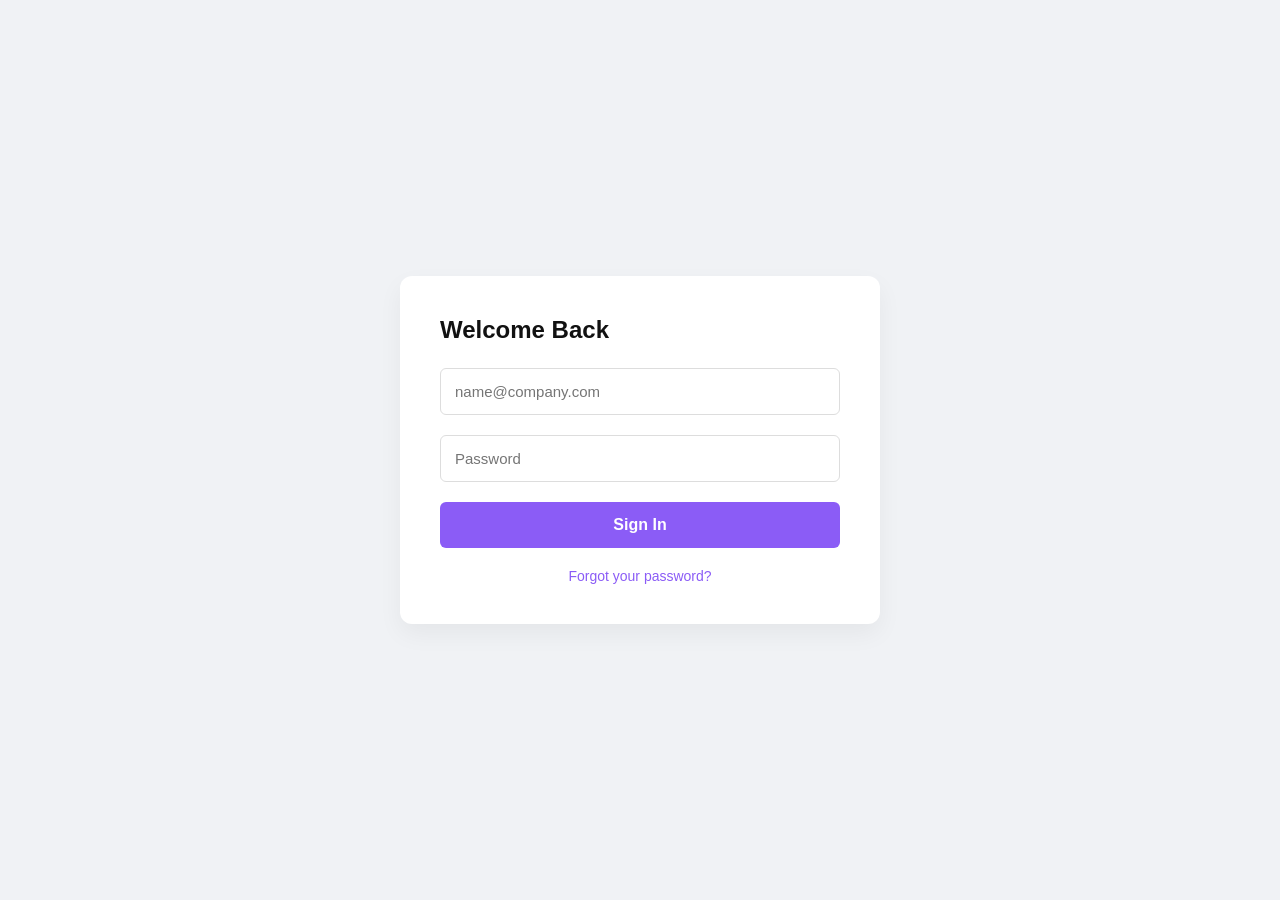
<file: dummy_form.html>
<!DOCTYPE html>
<html>
<head><style>
body { font-family: -apple-system, BlinkMacSystemFont, "Segoe UI", Roboto, Helvetica, Arial, sans-serif; background: #f0f2f5; display: flex; justify-content: center; align-items: center; height: 100vh; margin: 0; }
.card { background: white; padding: 40px; border-radius: 12px; box-shadow: 0 10px 25px rgba(0,0,0,0.05); width: 400px; }
h2 { margin-top: 0; color: #111; font-weight: 600; margin-bottom: 24px; }
input { width: 100%; padding: 14px; margin-bottom: 20px; border: 1px solid #ddd; border-radius: 6px; box-sizing: border-box; font-size: 15px; }
button { width: 100%; padding: 14px; background: #8b5cf6; color: white; border: none; border-radius: 6px; cursor: pointer; font-size: 16px; font-weight: 600; }
a { color: #8b5cf6; text-decoration: none; font-size: 14px; display: block; text-align: center; margin-top: 20px; }
</style></head>
<body>
<div class="card" id="card">
  <h2 id="title">Welcome Back</h2>
  <input type="email" placeholder="name@company.com" id="email">
  <input type="password" placeholder="Password" id="pwd">
  <button id="btn">Sign In</button>
  <a href="#" id="link">Forgot your password?</a>
</div>
</body>
</html>
</file>
